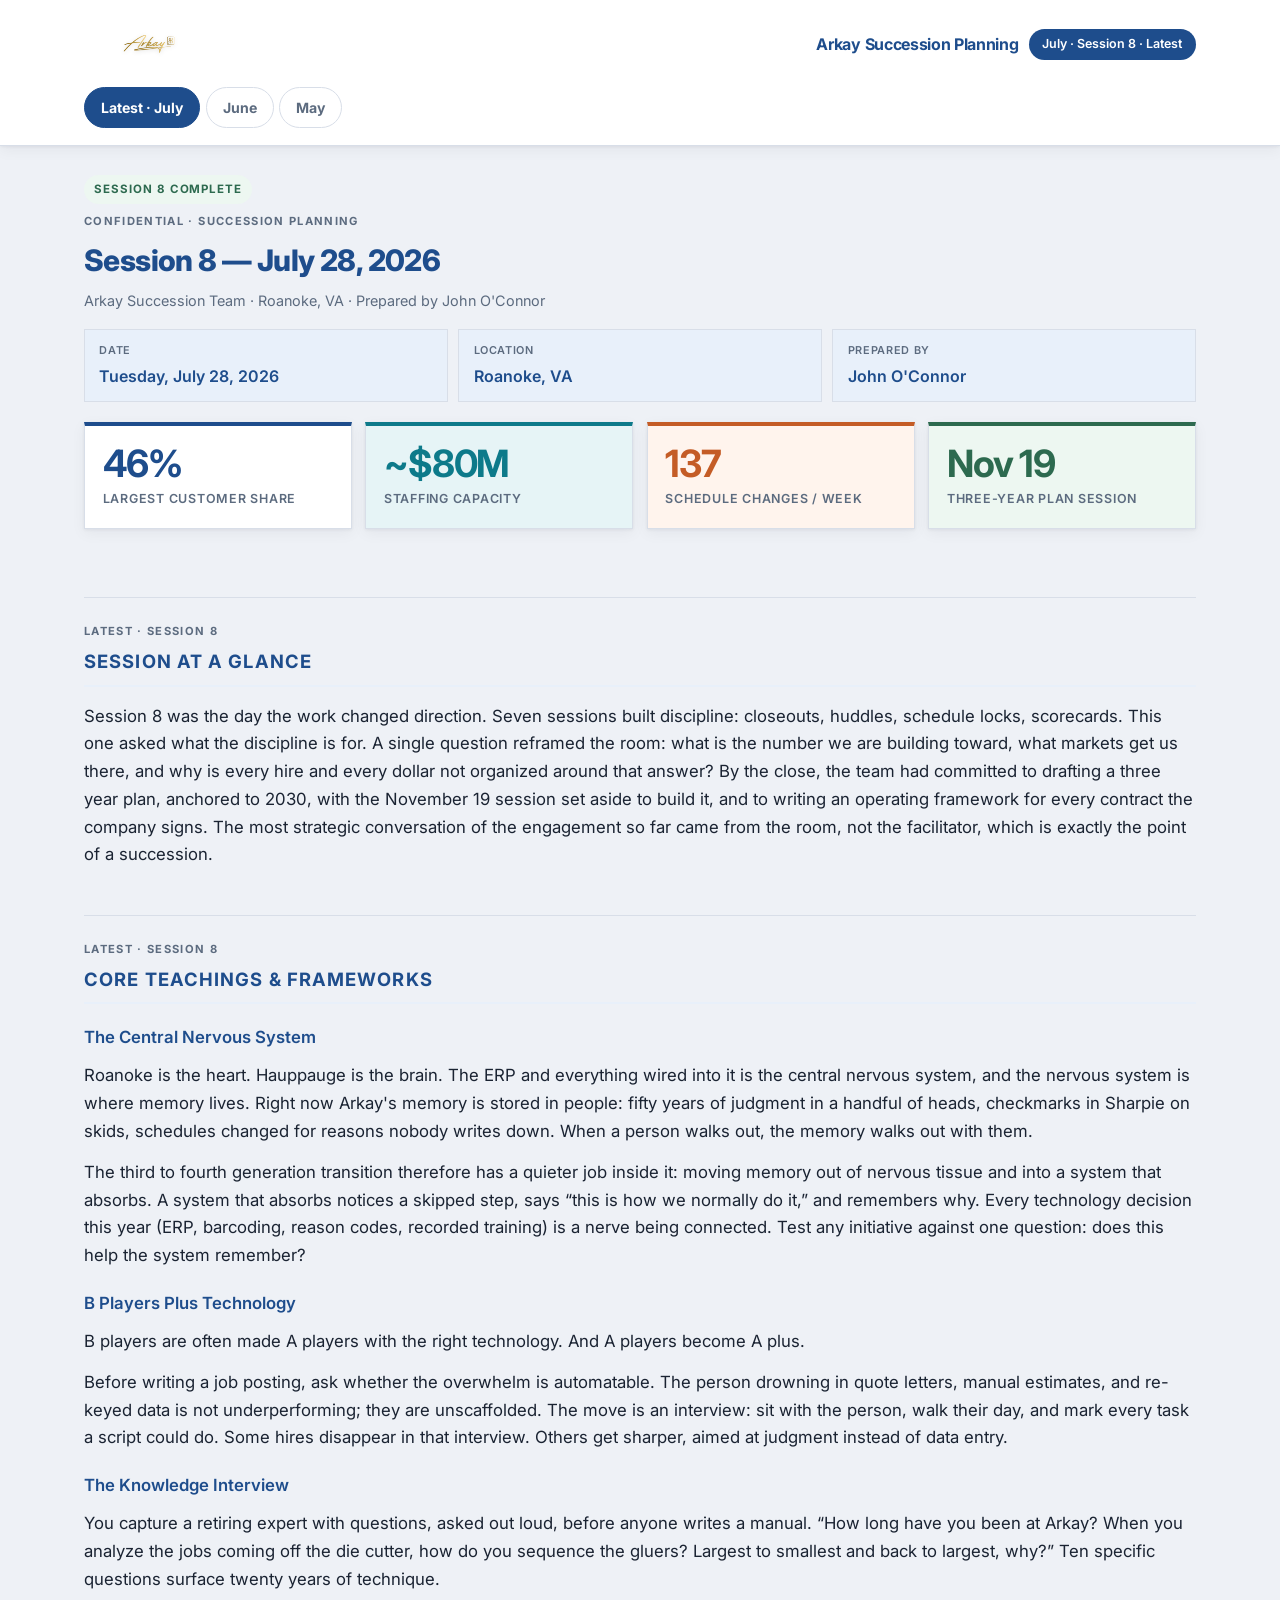
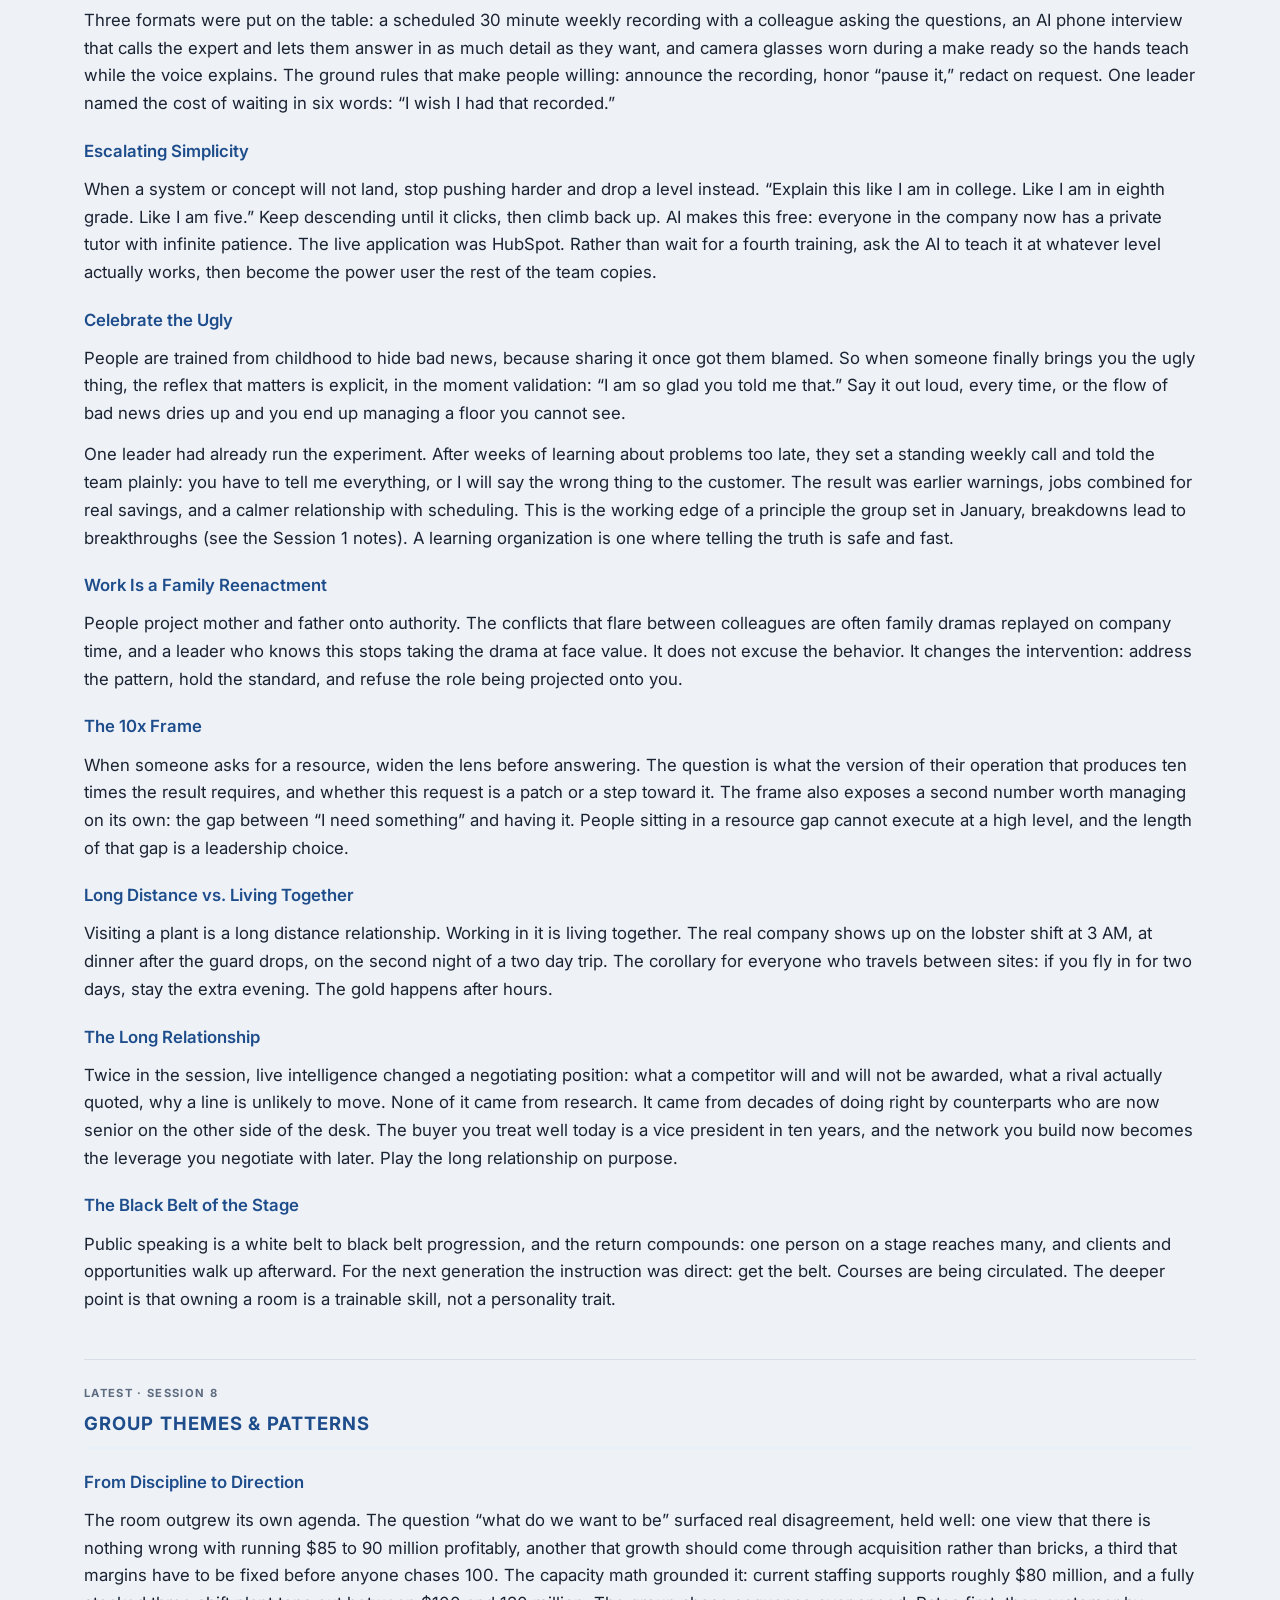
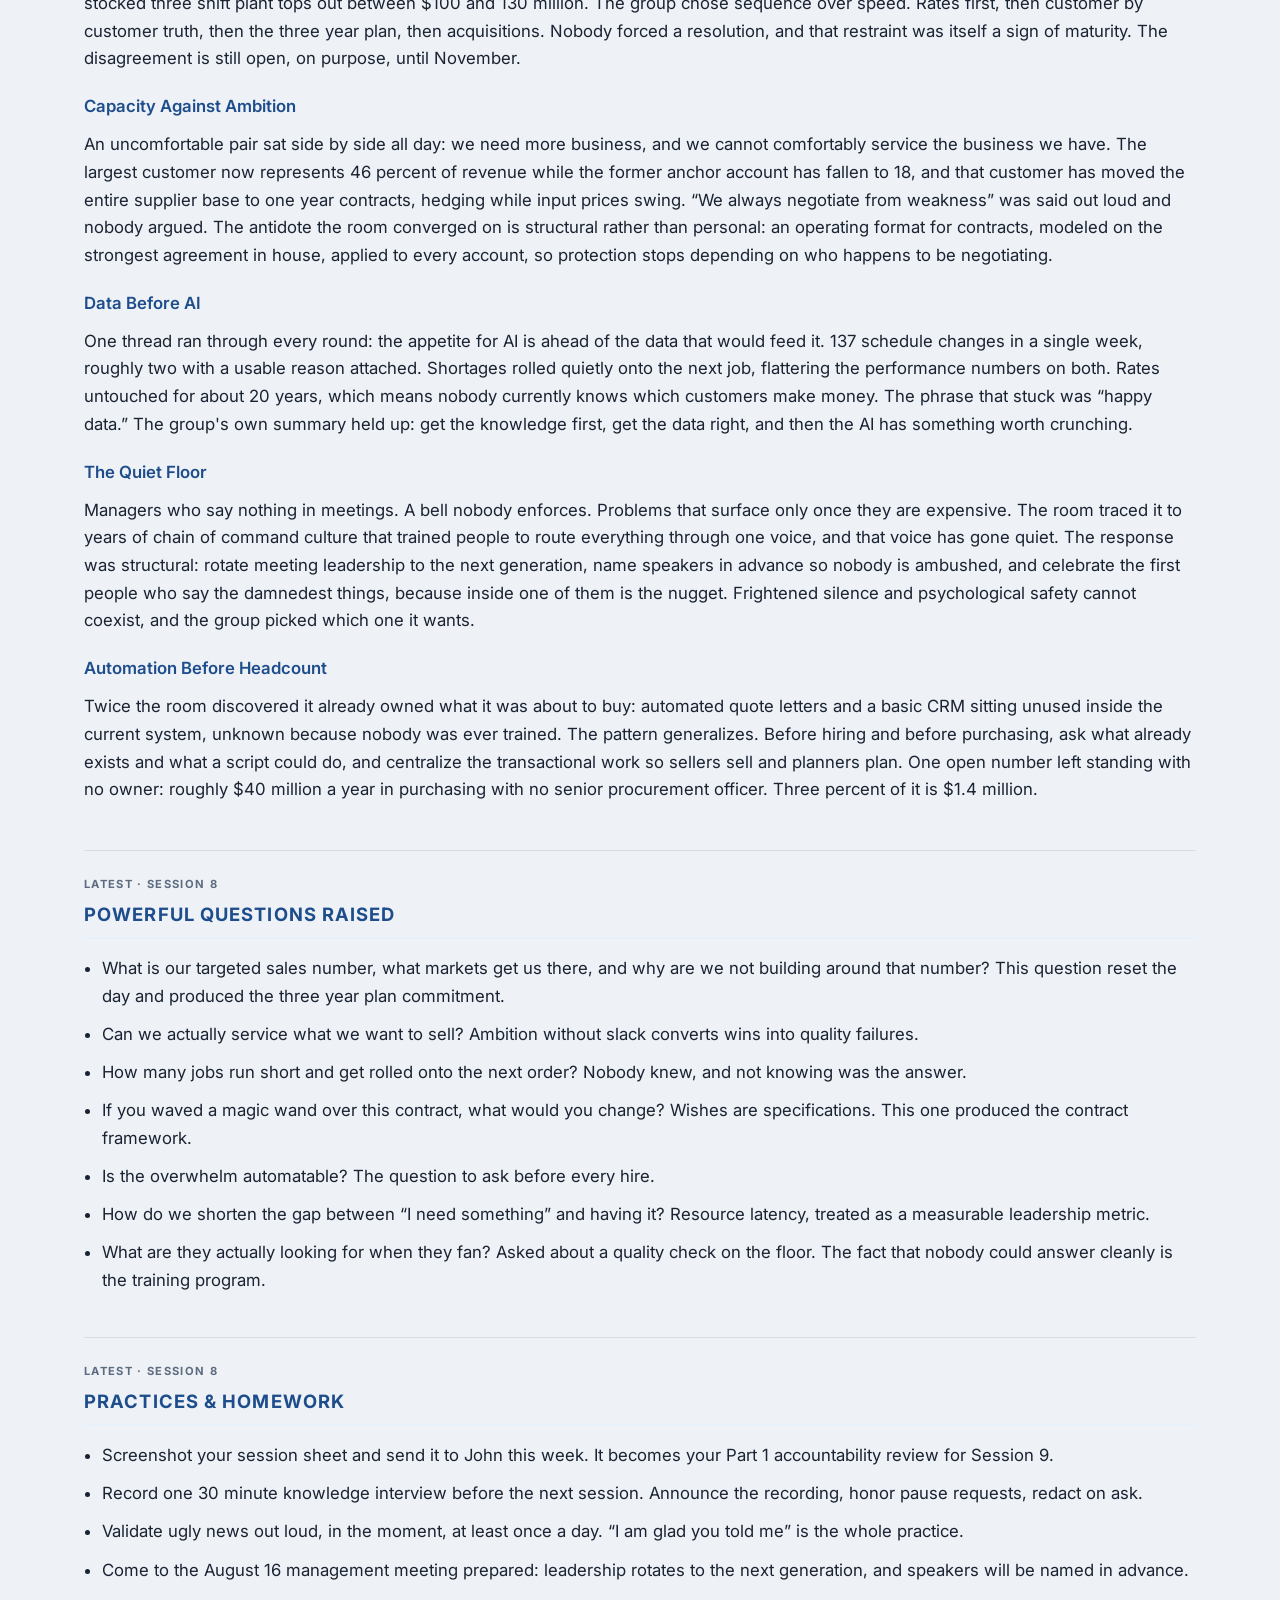
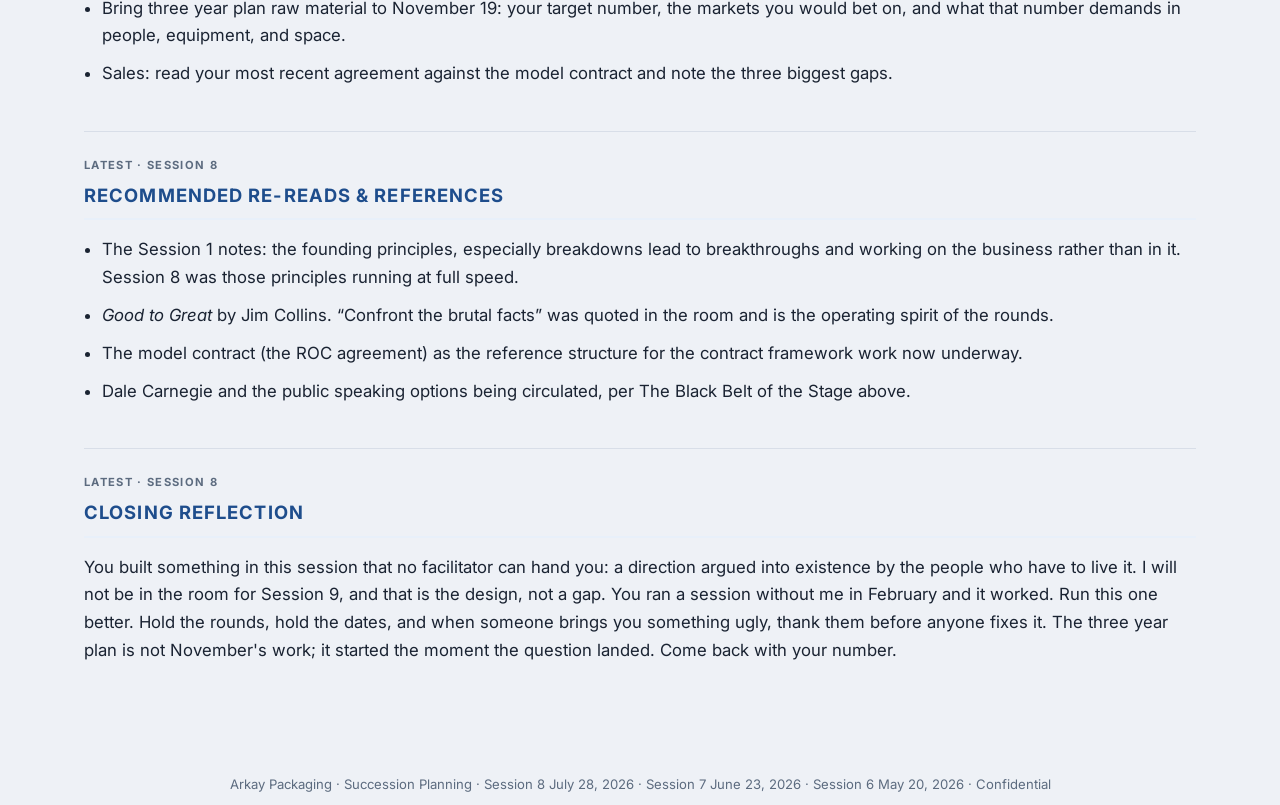
<file: index.html>
<!DOCTYPE html>
<html lang="en">
<head>
  <meta charset="UTF-8" />
  <meta name="viewport" content="width=1280" />
  <title>Arkay Succession Planning</title>
  <link rel="preconnect" href="https://fonts.googleapis.com" />
  <link rel="preconnect" href="https://fonts.gstatic.com" crossorigin />
  <link href="https://fonts.googleapis.com/css2?family=Inter:wght@400;500;600;700&display=swap" rel="stylesheet" />
  <style>
    :root {
      --bg: #eef1f6;
      --surface: #ffffff;
      --muted-bg: #f8f9fb;
      --text: #1a2332;
      --text-muted: #5c6b7f;
      --border: #d8dee8;
      --navy: #1e4d8c;
      --navy-soft: #e8f0fa;
      --teal: #0d7a8a;
      --teal-soft: #e6f4f6;
      --orange: #c45c26;
      --orange-soft: #fff4ed;
      --green: #2d6a4f;
      --green-soft: #edf7f1;
      --amber: #b45309;
      --amber-soft: #fffbeb;
      --red: #b42318;
      --red-soft: #fef2f2;
      --shadow: 0 1px 3px rgba(15, 23, 42, 0.06), 0 4px 14px rgba(15, 23, 42, 0.05);
      --radius: 12px;
      --header-h: 9.75rem;
    }

    *, *::before, *::after { box-sizing: border-box; margin: 0; padding: 0; }

    html {
      scroll-behavior: smooth;
      scroll-padding-top: var(--header-h);
      min-width: 1200px;
    }

    body {
      font-family: "Inter", system-ui, sans-serif;
      font-size: 1.05rem;
      line-height: 1.65;
      color: var(--text);
      background: var(--bg);
      min-width: 1200px;
    }

    .site-header {
      position: sticky;
      top: 0;
      z-index: 100;
      background: var(--surface);
      border-bottom: 1px solid var(--border);
      box-shadow: var(--shadow);
    }

    .header-inner {
      max-width: 72rem;
      margin: 0 auto;
      padding: 0.65rem 1.25rem 0.55rem;
    }

    .brand-row {
      display: flex;
      align-items: center;
      gap: 0.85rem;
      margin-bottom: 0.55rem;
    }

    .logo-link {
      display: inline-flex;
      align-items: center;
      flex-shrink: 0;
      text-decoration: none;
      line-height: 0;
      transition: opacity 0.2s, transform 0.2s;
    }

    .logo-link:hover { opacity: 0.82; transform: scale(1.02); }

    .site-logo {
      height: 68px;
      width: auto;
      max-width: 220px;
      object-fit: contain;
      display: block;
      background: transparent;
      filter: drop-shadow(0 1px 2px rgba(0, 0, 0, 0.12));
    }

    .brand-meta {
      display: flex;
      align-items: center;
      gap: 0.65rem;
      margin-left: auto;
    }

    .brand {
      font-size: 1rem;
      font-weight: 700;
      color: var(--navy);
      letter-spacing: -0.02em;
    }

    .date-pill {
      font-size: 0.78rem;
      font-weight: 600;
      color: #fff;
      background: var(--navy);
      padding: 0.35rem 0.85rem;
      border-radius: 999px;
    }

    .date-pill.muted {
      background: var(--muted-bg);
      color: var(--text-muted);
      border: 1px solid var(--border);
    }

    .tab-nav {
      display: flex;
      gap: 0.35rem;
      padding-bottom: 0.25rem;
      overflow-x: visible;
    }

    .tab-nav a {
      font-size: 0.76rem;
      font-weight: 600;
      color: var(--text-muted);
      text-decoration: none;
      padding: 0.45rem 0.8rem;
      border-radius: 999px;
      white-space: nowrap;
    }

    .tab-nav a:hover { background: var(--muted-bg); color: var(--text); }
    .tab-nav a.active { background: var(--navy); color: #fff; }
    .tab-nav a.archive { border: 1px dashed var(--border); }

    nav.snap-dots {
      position: fixed;
      right: 1rem;
      top: 50%;
      transform: translateY(-50%);
      z-index: 90;
      display: flex;
      flex-direction: column;
      gap: 0.4rem;
    }

    nav.snap-dots a {
      width: 8px;
      height: 8px;
      border-radius: 50%;
      background: rgba(30, 77, 140, 0.2);
      border: 1px solid rgba(30, 77, 140, 0.35);
      transition: transform 0.2s, background 0.2s;
    }

    nav.snap-dots a:hover,
    nav.snap-dots a.active {
      background: var(--navy);
      transform: scale(1.35);
    }

    nav.snap-dots a span { display: none; }

    main {
      max-width: 72rem;
      margin: 0 auto;
      padding: 0 1.25rem 2rem;
    }

    .panel {
      padding: 1.75rem 0 2.25rem;
      position: relative;
    }

    .panel + .panel,
    .panel + .meeting-divider,
    .meeting-divider + .panel {
      border-top: 1px solid var(--border);
    }

    .panel.tall { padding-top: 1.5rem; }

    .panel-label {
      font-size: 0.7rem;
      font-weight: 700;
      letter-spacing: 0.12em;
      text-transform: uppercase;
      color: var(--text-muted);
      margin-bottom: 0.35rem;
    }

    .meeting-title {
      font-size: 1.85rem;
      font-weight: 800;
      color: var(--navy);
      margin-bottom: 0.25rem;
      letter-spacing: -0.02em;
    }

    .meeting-date { font-size: 0.9rem; color: var(--text-muted); margin-bottom: 1rem; }

    .scroll-hint { display: none; }

    .meeting-divider {
      margin: 0;
      padding: 2.5rem 1.5rem;
      background: var(--surface);
      border: 2px solid var(--navy);
      border-radius: var(--radius);
      text-align: center;
    }

    .meeting-divider h2 { font-size: 1.35rem; color: var(--navy); margin-bottom: 0.35rem; }
    .meeting-divider p { color: var(--text-muted); font-size: 0.9rem; }

    .block, .panel .block-inner {
      background: var(--surface);
      border: 1px solid var(--border);
      box-shadow: var(--shadow);
      border-radius: var(--radius);
      padding: 1.5rem 1.5rem 1.35rem;
      width: 100%;
    }

    .badge {
      display: inline-block;
      font-size: 0.7rem;
      font-weight: 600;
      letter-spacing: 0.1em;
      text-transform: uppercase;
      color: var(--text-muted);
      background: var(--muted-bg);
      border: 1px solid var(--border);
      padding: 0.35rem 0.75rem;
      margin-bottom: 0.85rem;
    }

    h1 {
      font-size: 2.35rem;
      font-weight: 700;
      color: var(--navy);
      letter-spacing: -0.02em;
    }

    .lede { color: var(--text-muted); margin-top: 0.5rem; font-size: 1.05rem; }

    /* Big number hero strip */
    .stat-row {
      display: grid;
      grid-template-columns: repeat(4, 1fr);
      gap: 0.85rem;
      margin: 1.75rem 0 2rem;
    }

    .stat-box {
      background: var(--surface);
      border: 1px solid var(--border);
      padding: 1.15rem 1.1rem;
      box-shadow: var(--shadow);
    }

    .stat-box .big {
      font-size: 2.35rem;
      font-weight: 700;
      line-height: 1;
      letter-spacing: -0.03em;
    }

    .stat-box .lbl {
      font-size: 0.78rem;
      font-weight: 600;
      text-transform: uppercase;
      letter-spacing: 0.06em;
      color: var(--text-muted);
      margin-top: 0.45rem;
    }

    .stat-box.a .big { color: var(--navy); }
    .stat-box.a { border-top: 4px solid var(--navy); }
    .stat-box.b .big { color: var(--teal); }
    .stat-box.b { border-top: 4px solid var(--teal); background: var(--teal-soft); }
    .stat-box.c .big { color: var(--orange); }
    .stat-box.c { border-top: 4px solid var(--orange); background: var(--orange-soft); }
    .stat-box.d .big { color: var(--green); }
    .stat-box.d { border-top: 4px solid var(--green); background: var(--green-soft); }

    section.block {
      background: var(--surface);
      border: 1px solid var(--border);
      box-shadow: var(--shadow);
      padding: 1.5rem 1.5rem 1.35rem;
      margin-bottom: 0;
      border-radius: var(--radius);
      width: 100%;
    }

    h2.section-title {
      font-size: 1.15rem;
      font-weight: 700;
      color: var(--navy);
      text-transform: uppercase;
      letter-spacing: 0.06em;
      margin-bottom: 1rem;
      padding-bottom: 0.5rem;
      border-bottom: 2px solid var(--navy-soft);
    }

    h3 {
      font-size: 1.05rem;
      font-weight: 600;
      color: var(--navy);
      margin: 1rem 0 0.4rem;
    }

    h3:first-child { margin-top: 0; }

    ul { margin: 0.35rem 0 0.75rem 1.2rem; }
    li { margin-bottom: 0.4rem; }
    p { margin-bottom: 0.6rem; }

    .hl { color: var(--orange); font-weight: 600; }

    .callout {
      background: var(--orange-soft);
      border-left: 4px solid var(--orange);
      padding: 0.9rem 1rem;
      margin-top: 0.85rem;
      font-size: 1rem;
    }

    /* Priority cards with big numbers */
    .priority-list { display: flex; flex-direction: column; gap: 0.75rem; }

    .priority-card {
      display: grid;
      grid-template-columns: auto 1fr;
      gap: 1rem;
      padding: 1rem 1.1rem;
      background: var(--muted-bg);
      border: 1px solid var(--border);
      align-items: start;
    }

    .priority-card .pnum {
      font-size: 2.75rem;
      font-weight: 700;
      line-height: 1;
      color: var(--navy);
      min-width: 2.5rem;
    }

    .priority-card.critical .pnum { color: var(--red); }
    .priority-card.critical { background: var(--red-soft); border-left: 4px solid var(--red); }

    .priority-card h3 { margin: 0 0 0.35rem; font-size: 1.08rem; }

    .tag {
      display: inline-block;
      font-size: 0.68rem;
      font-weight: 600;
      text-transform: uppercase;
      letter-spacing: 0.05em;
      padding: 0.15rem 0.5rem;
      margin-bottom: 0.35rem;
    }

    .tag.p0 { background: var(--red-soft); color: var(--red); }
    .tag.p1 { background: var(--amber-soft); color: var(--amber); }
    .tag.p2 { background: var(--green-soft); color: var(--green); }

    /* Metrics grid - big numbers */
    .metrics-grid {
      display: grid;
      grid-template-columns: repeat(3, 1fr);
      gap: 0.75rem;
    }

    .metric {
      padding: 1rem;
      border: 1px solid var(--border);
      background: var(--muted-bg);
    }

    .metric .big {
      font-size: 2.35rem;
      font-weight: 700;
      color: var(--navy);
      line-height: 1.1;
      letter-spacing: -0.02em;
    }

    .metric .lbl {
      font-size: 0.72rem;
      font-weight: 600;
      text-transform: uppercase;
      letter-spacing: 0.05em;
      color: var(--text-muted);
      margin-bottom: 0.35rem;
    }

    .metric .sub { font-size: 0.9rem; color: var(--teal); margin-top: 0.35rem; font-weight: 500; }

    .metric.accent-orange { background: var(--orange-soft); border-left: 4px solid var(--orange); }
    .metric.accent-orange .big { color: var(--orange); }
    .metric.accent-teal { background: var(--teal-soft); border-left: 4px solid var(--teal); }
    .metric.accent-teal .big { color: var(--teal); }

    .grid-2 {
      display: grid;
      grid-template-columns: repeat(2, 1fr);
      gap: 1rem;
      margin-top: 0.5rem;
    }

    .sub-card {
      padding: 1rem;
      background: var(--muted-bg);
      border: 1px solid var(--border);
      border-top: 3px solid var(--navy);
    }

    .sub-card.teal { border-top-color: var(--teal); }
    .sub-card.orange { border-top-color: var(--orange); }

    table {
      width: 100%;
      border-collapse: collapse;
      font-size: 0.98rem;
      margin-top: 0.5rem;
    }

    th, td {
      text-align: left;
      padding: 0.7rem 0.65rem;
      border-bottom: 1px solid var(--border);
      vertical-align: top;
    }

    th {
      font-size: 0.7rem;
      font-weight: 600;
      text-transform: uppercase;
      letter-spacing: 0.06em;
      color: var(--text-muted);
      background: var(--navy-soft);
    }

    td strong { font-weight: 600; }
    .actions-table td:nth-child(3) { color: var(--teal); font-weight: 600; white-space: nowrap; font-size: 0.9rem; }

    .action-group { margin-bottom: 1.25rem; }
    .action-group h3 {
      display: flex;
      align-items: center;
      gap: 0.5rem;
      padding: 0.5rem 0.75rem;
      margin: 0 0 0.5rem;
      font-size: 0.95rem;
      text-transform: uppercase;
      letter-spacing: 0.05em;
    }

    .action-group.p0 h3 { background: var(--red-soft); color: var(--red); }
    .action-group.p1 h3 { background: var(--amber-soft); color: var(--amber); }
    .action-group.p2 h3 { background: var(--green-soft); color: var(--green); }
    .action-group.p3 h3 { background: var(--navy-soft); color: var(--navy); }

    .owner-block {
      margin-bottom: 1rem;
      padding: 0.85rem 1rem;
      background: var(--navy-soft);
      border: 1px solid var(--border);
    }

    .owner-block h3 { margin: 0 0 0.45rem; color: var(--navy); font-size: 1rem; }

    .footer-note {
      text-align: center;
      font-size: 0.82rem;
      color: var(--text-muted);
      margin-top: 2rem;
    }

    .page-nav {
      display: flex;
      flex-wrap: wrap;
      gap: 0.5rem;
      margin-bottom: 1.5rem;
    }

    .page-nav a {
      font-size: 0.78rem;
      font-weight: 600;
      color: var(--navy);
      text-decoration: none;
      padding: 0.4rem 0.75rem;
      background: var(--surface);
      border: 1px solid var(--border);
    }

    .page-nav a:hover { background: var(--navy-soft); }

    .meeting-meta {
      display: grid;
      grid-template-columns: repeat(3, 1fr);
      gap: 0.65rem;
      margin-top: 1rem;
    }

    .meta-item {
      background: var(--navy-soft);
      border: 1px solid var(--border);
      padding: 0.75rem 0.9rem;
    }

    .meta-item .lbl {
      font-size: 0.68rem;
      font-weight: 600;
      text-transform: uppercase;
      letter-spacing: 0.06em;
      color: var(--text-muted);
    }

    .meta-item .val {
      font-size: 1rem;
      font-weight: 600;
      color: var(--navy);
      margin-top: 0.2rem;
    }

    .agenda-row td:first-child {
      font-weight: 700;
      color: var(--navy);
      white-space: nowrap;
      width: 7rem;
    }

    .agenda-block {
      margin-bottom: 1.35rem;
      padding-bottom: 1.25rem;
      border-bottom: 1px solid var(--border);
    }

    .agenda-block:last-child { border-bottom: none; margin-bottom: 0; padding-bottom: 0; }

    .agenda-block h3 {
      font-size: 1.05rem;
      font-weight: 700;
      color: var(--navy);
      margin: 0 0 0.25rem;
    }

    .agenda-meta {
      font-size: 0.82rem;
      color: var(--text-muted);
      margin-bottom: 0.55rem;
    }

    .agenda-meta strong { color: var(--teal); }

    .agenda-block ul { margin: 0.35rem 0 0 1.15rem; }
    .agenda-block li { margin-bottom: 0.3rem; font-size: 0.98rem; }

    .agenda-owner {
      margin-top: 0.65rem;
      padding: 0.65rem 0.85rem;
      background: var(--muted-bg);
      border-left: 3px solid var(--navy);
    }

    .agenda-owner h4 {
      font-size: 0.88rem;
      font-weight: 700;
      color: var(--navy);
      margin: 0 0 0.3rem;
    }

    .decision-box {
      margin-top: 0.55rem;
      padding: 0.65rem 0.85rem;
      background: var(--orange-soft);
      border-left: 4px solid var(--orange);
      font-size: 0.92rem;
      font-weight: 600;
    }

    .decision-box span { color: var(--orange); text-transform: uppercase; font-size: 0.72rem; letter-spacing: 0.05em; display: block; margin-bottom: 0.2rem; }

    .agenda-purpose {
      font-size: 1rem;
      color: var(--text-muted);
      margin-bottom: 1rem;
      padding: 0.85rem 1rem;
      background: var(--navy-soft);
      border: 1px solid var(--border);
    }

    .prep-intro {
      font-size: 0.95rem;
      color: var(--text-muted);
      margin-bottom: 1rem;
    }

    .legend {
      display: flex;
      gap: 0.75rem;
      margin-bottom: 1.25rem;
      font-size: 0.82rem;
      font-weight: 600;
    }

    .legend span { padding: 0.25rem 0.55rem; border: 1px solid var(--border); }
    .legend .done { background: var(--green-soft); color: var(--green); }
    .legend .progress { background: var(--amber-soft); color: var(--amber); }
    .legend .incomplete { background: var(--red-soft); color: var(--red); }

    .status {
      display: inline-block;
      font-size: 0.68rem;
      font-weight: 700;
      text-transform: uppercase;
      letter-spacing: 0.04em;
      padding: 0.15rem 0.45rem;
      white-space: nowrap;
    }

    .status.done { background: var(--green-soft); color: var(--green); }
    .status.progress { background: var(--amber-soft); color: var(--amber); }
    .status.incomplete { background: var(--red-soft); color: var(--red); }

    .prep-owner {
      margin-bottom: 1.5rem;
      padding: 1rem 1.1rem;
      background: var(--muted-bg);
      border: 1px solid var(--border);
      border-top: 4px solid var(--navy);
    }

    .prep-owner h3 {
      font-size: 1.05rem;
      color: var(--navy);
      margin: 0 0 0.15rem;
    }

    .prep-owner .role {
      font-size: 0.82rem;
      color: var(--text-muted);
      margin-bottom: 0.75rem;
      font-weight: 500;
    }

    .prep-table { font-size: 0.92rem; }
    .prep-table td:first-child { font-weight: 600; width: 32%; }

    .prep-blank {
      margin-top: 0.85rem;
      padding: 1rem 1.1rem;
      background: var(--surface);
      border: 1px dashed var(--border);
      min-height: 9rem;
    }

    .prep-blank h4 {
      font-size: 0.78rem;
      font-weight: 700;
      text-transform: uppercase;
      letter-spacing: 0.05em;
      color: var(--text-muted);
      margin-bottom: 0.5rem;
    }

    .prep-blank .prep-content {
      font-size: 0.92rem;
      color: var(--text);
      line-height: 1.65;
      min-height: 6.5rem;
    }

    .prep-blank .prep-content ul {
      margin: 0.25rem 0 0 1.15rem;
    }

    .prep-blank .prep-content li {
      margin-bottom: 0.3rem;
    }

    .prep-blank .prep-placeholder {
      font-size: 0.88rem;
      color: var(--text-muted);
      font-style: italic;
      min-height: 6.5rem;
    }

    .session-complete {
      display: inline-block;
      font-size: 0.72rem;
      font-weight: 700;
      letter-spacing: 0.08em;
      text-transform: uppercase;
      color: var(--green);
      background: var(--green-soft);
      padding: 0.3rem 0.65rem;
      border-radius: 999px;
      margin-bottom: 0.5rem;
    }

    .page-nav { display: none; }

    .section-divider {
      display: none;
    }

    @media print {
      @page {
        size: letter portrait;
        margin: 0.4in 0.45in;
      }

      html { scroll-snap-type: none; font-size: 10pt; }

      body {
        background: #fff !important;
        color: #000;
        font-size: 0.95rem;
        line-height: 1.45;
        -webkit-print-color-adjust: exact;
        print-color-adjust: exact;
      }

      .site-header { position: static; }
      .tab-nav, nav.snap-dots, .scroll-hint { display: none !important; }

      main {
        max-width: none;
        width: 142.857%;
        padding: 0;
        margin: 0;
        transform: scale(0.7);
        transform-origin: top left;
      }

      .panel, .meeting-divider {
        scroll-snap-align: none;
        scroll-snap-stop: normal;
        min-height: auto;
        page-break-after: always;
      }

      .block,
      .prep-owner,
      .owner-block,
      .priority-card,
      .agenda-owner,
      .decision-box,
      .stat-box,
      .metric,
      .action-group,
      .sub-card {
        box-shadow: none !important;
        page-break-inside: avoid;
      }

      table { font-size: 0.88rem; }
      tr { page-break-inside: avoid; }

      h1 { font-size: 1.5rem; }
      h2.section-title { font-size: 0.95rem; }
      h3 { font-size: 0.92rem; }

      .footer-note { margin-top: 1rem; }
    }
  
    .month-bar {
      display: flex;
      gap: 0.35rem;
      flex-wrap: wrap;
      margin-bottom: 0.5rem;
    }
    .month-bar { margin-top: 0.25rem; }
    .month-btn {
      flex-shrink: 0;
      border: 1px solid var(--border);
      background: #fff;
      color: var(--text-muted);
      font: inherit;
      font-size: 0.88rem;
      font-weight: 700;
      padding: 0.5rem 1rem;
      border-radius: 999px;
      cursor: pointer;
      transition: all 0.2s;
    }
    .month-btn:hover { border-color: var(--navy); color: var(--navy); }
    .month-btn.active { background: var(--navy); border-color: var(--navy); color: #fff; }
    .month-view { display: none; animation: fadeIn 0.25s ease; }
    .month-view.active { display: block; }
    @keyframes fadeIn { from { opacity: 0; transform: translateY(6px); } to { opacity: 1; transform: none; } }
    nav.snap-dots { display: none; }
    .tab-nav { display: none; }

  </style>
</head>
<body>

<header class="site-header">
  <div class="header-inner">
    <div class="brand-row">
      <a href="https://www.linkedin.com/company/arkaypackaging/?viewAsMember=true" class="logo-link" target="_blank" rel="noopener noreferrer" aria-label="Arkay Packaging on LinkedIn">
        <img src="arkay-logo.png" alt="Arkay Packaging" class="site-logo" width="220" height="68" />
      </a>
      <div class="brand-meta">
        <div class="brand">Arkay Succession Planning</div>
        <span class="date-pill" id="date-pill">July · Session 8 · Latest</span>
      </div>
    </div>
    <nav class="month-bar" id="month-bar" aria-label="Select month">
      <button type="button" class="month-btn active" data-month="july">Latest · July</button>
      <button type="button" class="month-btn" data-month="june">June</button>
      <button type="button" class="month-btn" data-month="may">May</button>
    </nav>
  </div>
</header>

<main>

<div class="month-view active" data-month="july">
<section id="hero" class="panel" style="position:relative">
    <span class="session-complete">Session 8 complete</span>
    <p class="panel-label">Confidential · Succession Planning</p>
    <h2 class="meeting-title">Session 8 — July 28, 2026</h2>
    <p class="meeting-date">Arkay Succession Team · Roanoke, VA · Prepared by John O&apos;Connor</p>
    <div class="meeting-meta">
      <div class="meta-item"><div class="lbl">Date</div><div class="val">Tuesday, July 28, 2026</div></div>
      <div class="meta-item"><div class="lbl">Location</div><div class="val">Roanoke, VA</div></div>
      <div class="meta-item"><div class="lbl">Prepared by</div><div class="val">John O&apos;Connor</div></div>
    </div>
    <div class="stat-row" style="margin-top:1.25rem">
      <div class="stat-box a"><div class="big">46%</div><div class="lbl">Largest customer share</div></div>
      <div class="stat-box b"><div class="big">~$80M</div><div class="lbl">Staffing capacity</div></div>
      <div class="stat-box c"><div class="big">137</div><div class="lbl">Schedule changes / week</div></div>
      <div class="stat-box d"><div class="big">Nov 19</div><div class="lbl">Three-year plan session</div></div>
    </div>
  </section>

<section id="session8-glance" class="panel tall">
    <p class="panel-label">Latest · Session 8</p>
    <h2 class="section-title">Session at a Glance</h2>
    <p>Session 8 was the day the work changed direction. Seven sessions built discipline: closeouts, huddles, schedule locks, scorecards. This one asked what the discipline is for. A single question reframed the room: what is the number we are building toward, what markets get us there, and why is every hire and every dollar not organized around that answer? By the close, the team had committed to drafting a three year plan, anchored to 2030, with the November 19 session set aside to build it, and to writing an operating framework for every contract the company signs. The most strategic conversation of the engagement so far came from the room, not the facilitator, which is exactly the point of a succession.</p>
  </section>

<section id="session8-teachings" class="panel tall">
    <p class="panel-label">Latest · Session 8</p>
    <h2 class="section-title">Core Teachings &amp; Frameworks</h2>

    <h3 style="margin:1.25rem 0 0.65rem;color:var(--navy)">The Central Nervous System</h3>
    <p>Roanoke is the heart. Hauppauge is the brain. The ERP and everything wired into it is the central nervous system, and the nervous system is where memory lives. Right now Arkay&apos;s memory is stored in people: fifty years of judgment in a handful of heads, checkmarks in Sharpie on skids, schedules changed for reasons nobody writes down. When a person walks out, the memory walks out with them.</p>
    <p style="margin-top:0.85rem">The third to fourth generation transition therefore has a quieter job inside it: moving memory out of nervous tissue and into a system that absorbs. A system that absorbs notices a skipped step, says &ldquo;this is how we normally do it,&rdquo; and remembers why. Every technology decision this year (ERP, barcoding, reason codes, recorded training) is a nerve being connected. Test any initiative against one question: does this help the system remember?</p>

    <h3 style="margin:1.25rem 0 0.65rem;color:var(--navy)">B Players Plus Technology</h3>
    <p>B players are often made A players with the right technology. And A players become A plus.</p>
    <p style="margin-top:0.85rem">Before writing a job posting, ask whether the overwhelm is automatable. The person drowning in quote letters, manual estimates, and re-keyed data is not underperforming; they are unscaffolded. The move is an interview: sit with the person, walk their day, and mark every task a script could do. Some hires disappear in that interview. Others get sharper, aimed at judgment instead of data entry.</p>

    <h3 style="margin:1.25rem 0 0.65rem;color:var(--navy)">The Knowledge Interview</h3>
    <p>You capture a retiring expert with questions, asked out loud, before anyone writes a manual. &ldquo;How long have you been at Arkay? When you analyze the jobs coming off the die cutter, how do you sequence the gluers? Largest to smallest and back to largest, why?&rdquo; Ten specific questions surface twenty years of technique.</p>
    <p style="margin-top:0.85rem">Three formats were put on the table: a scheduled 30 minute weekly recording with a colleague asking the questions, an AI phone interview that calls the expert and lets them answer in as much detail as they want, and camera glasses worn during a make ready so the hands teach while the voice explains. The ground rules that make people willing: announce the recording, honor &ldquo;pause it,&rdquo; redact on request. One leader named the cost of waiting in six words: &ldquo;I wish I had that recorded.&rdquo;</p>

    <h3 style="margin:1.25rem 0 0.65rem;color:var(--navy)">Escalating Simplicity</h3>
    <p>When a system or concept will not land, stop pushing harder and drop a level instead. &ldquo;Explain this like I am in college. Like I am in eighth grade. Like I am five.&rdquo; Keep descending until it clicks, then climb back up. AI makes this free: everyone in the company now has a private tutor with infinite patience. The live application was HubSpot. Rather than wait for a fourth training, ask the AI to teach it at whatever level actually works, then become the power user the rest of the team copies.</p>

    <h3 style="margin:1.25rem 0 0.65rem;color:var(--navy)">Celebrate the Ugly</h3>
    <p>People are trained from childhood to hide bad news, because sharing it once got them blamed. So when someone finally brings you the ugly thing, the reflex that matters is explicit, in the moment validation: &ldquo;I am so glad you told me that.&rdquo; Say it out loud, every time, or the flow of bad news dries up and you end up managing a floor you cannot see.</p>
    <p style="margin-top:0.85rem">One leader had already run the experiment. After weeks of learning about problems too late, they set a standing weekly call and told the team plainly: you have to tell me everything, or I will say the wrong thing to the customer. The result was earlier warnings, jobs combined for real savings, and a calmer relationship with scheduling. This is the working edge of a principle the group set in January, breakdowns lead to breakthroughs (see the Session 1 notes). A learning organization is one where telling the truth is safe and fast.</p>

    <h3 style="margin:1.25rem 0 0.65rem;color:var(--navy)">Work Is a Family Reenactment</h3>
    <p>People project mother and father onto authority. The conflicts that flare between colleagues are often family dramas replayed on company time, and a leader who knows this stops taking the drama at face value. It does not excuse the behavior. It changes the intervention: address the pattern, hold the standard, and refuse the role being projected onto you.</p>

    <h3 style="margin:1.25rem 0 0.65rem;color:var(--navy)">The 10x Frame</h3>
    <p>When someone asks for a resource, widen the lens before answering. The question is what the version of their operation that produces ten times the result requires, and whether this request is a patch or a step toward it. The frame also exposes a second number worth managing on its own: the gap between &ldquo;I need something&rdquo; and having it. People sitting in a resource gap cannot execute at a high level, and the length of that gap is a leadership choice.</p>

    <h3 style="margin:1.25rem 0 0.65rem;color:var(--navy)">Long Distance vs. Living Together</h3>
    <p>Visiting a plant is a long distance relationship. Working in it is living together. The real company shows up on the lobster shift at 3 AM, at dinner after the guard drops, on the second night of a two day trip. The corollary for everyone who travels between sites: if you fly in for two days, stay the extra evening. The gold happens after hours.</p>

    <h3 style="margin:1.25rem 0 0.65rem;color:var(--navy)">The Long Relationship</h3>
    <p>Twice in the session, live intelligence changed a negotiating position: what a competitor will and will not be awarded, what a rival actually quoted, why a line is unlikely to move. None of it came from research. It came from decades of doing right by counterparts who are now senior on the other side of the desk. The buyer you treat well today is a vice president in ten years, and the network you build now becomes the leverage you negotiate with later. Play the long relationship on purpose.</p>

    <h3 style="margin:1.25rem 0 0.65rem;color:var(--navy)">The Black Belt of the Stage</h3>
    <p>Public speaking is a white belt to black belt progression, and the return compounds: one person on a stage reaches many, and clients and opportunities walk up afterward. For the next generation the instruction was direct: get the belt. Courses are being circulated. The deeper point is that owning a room is a trainable skill, not a personality trait.</p>
  </section>

<section id="session8-themes" class="panel tall">
    <p class="panel-label">Latest · Session 8</p>
    <h2 class="section-title">Group Themes &amp; Patterns</h2>

    <h3 style="margin:1.25rem 0 0.65rem;color:var(--navy)">From Discipline to Direction</h3>
    <p>The room outgrew its own agenda. The question &ldquo;what do we want to be&rdquo; surfaced real disagreement, held well: one view that there is nothing wrong with running $85 to 90 million profitably, another that growth should come through acquisition rather than bricks, a third that margins have to be fixed before anyone chases 100. The capacity math grounded it: current staffing supports roughly $80 million, and a fully stocked three shift plant tops out between $100 and 130 million. The group chose sequence over speed. Rates first, then customer by customer truth, then the three year plan, then acquisitions. Nobody forced a resolution, and that restraint was itself a sign of maturity. The disagreement is still open, on purpose, until November.</p>

    <h3 style="margin:1.25rem 0 0.65rem;color:var(--navy)">Capacity Against Ambition</h3>
    <p>An uncomfortable pair sat side by side all day: we need more business, and we cannot comfortably service the business we have. The largest customer now represents 46 percent of revenue while the former anchor account has fallen to 18, and that customer has moved the entire supplier base to one year contracts, hedging while input prices swing. &ldquo;We always negotiate from weakness&rdquo; was said out loud and nobody argued. The antidote the room converged on is structural rather than personal: an operating format for contracts, modeled on the strongest agreement in house, applied to every account, so protection stops depending on who happens to be negotiating.</p>

    <h3 style="margin:1.25rem 0 0.65rem;color:var(--navy)">Data Before AI</h3>
    <p>One thread ran through every round: the appetite for AI is ahead of the data that would feed it. 137 schedule changes in a single week, roughly two with a usable reason attached. Shortages rolled quietly onto the next job, flattering the performance numbers on both. Rates untouched for about 20 years, which means nobody currently knows which customers make money. The phrase that stuck was &ldquo;happy data.&rdquo; The group&apos;s own summary held up: get the knowledge first, get the data right, and then the AI has something worth crunching.</p>

    <h3 style="margin:1.25rem 0 0.65rem;color:var(--navy)">The Quiet Floor</h3>
    <p>Managers who say nothing in meetings. A bell nobody enforces. Problems that surface only once they are expensive. The room traced it to years of chain of command culture that trained people to route everything through one voice, and that voice has gone quiet. The response was structural: rotate meeting leadership to the next generation, name speakers in advance so nobody is ambushed, and celebrate the first people who say the damnedest things, because inside one of them is the nugget. Frightened silence and psychological safety cannot coexist, and the group picked which one it wants.</p>

    <h3 style="margin:1.25rem 0 0.65rem;color:var(--navy)">Automation Before Headcount</h3>
    <p>Twice the room discovered it already owned what it was about to buy: automated quote letters and a basic CRM sitting unused inside the current system, unknown because nobody was ever trained. The pattern generalizes. Before hiring and before purchasing, ask what already exists and what a script could do, and centralize the transactional work so sellers sell and planners plan. One open number left standing with no owner: roughly $40 million a year in purchasing with no senior procurement officer. Three percent of it is $1.4 million.</p>
  </section>

<section id="session8-questions" class="panel tall">
    <p class="panel-label">Latest · Session 8</p>
    <h2 class="section-title">Powerful Questions Raised</h2>
    <ul style="margin:0 0 0 1.15rem">
      <li style="margin-bottom:0.65rem">What is our targeted sales number, what markets get us there, and why are we not building around that number? This question reset the day and produced the three year plan commitment.</li>
      <li style="margin-bottom:0.65rem">Can we actually service what we want to sell? Ambition without slack converts wins into quality failures.</li>
      <li style="margin-bottom:0.65rem">How many jobs run short and get rolled onto the next order? Nobody knew, and not knowing was the answer.</li>
      <li style="margin-bottom:0.65rem">If you waved a magic wand over this contract, what would you change? Wishes are specifications. This one produced the contract framework.</li>
      <li style="margin-bottom:0.65rem">Is the overwhelm automatable? The question to ask before every hire.</li>
      <li style="margin-bottom:0.65rem">How do we shorten the gap between &ldquo;I need something&rdquo; and having it? Resource latency, treated as a measurable leadership metric.</li>
      <li>What are they actually looking for when they fan? Asked about a quality check on the floor. The fact that nobody could answer cleanly is the training program.</li>
    </ul>
  </section>

<section id="session8-homework" class="panel tall">
    <p class="panel-label">Latest · Session 8</p>
    <h2 class="section-title">Practices &amp; Homework</h2>
    <ul style="margin:0 0 0 1.15rem">
      <li style="margin-bottom:0.65rem">Screenshot your session sheet and send it to John this week. It becomes your Part 1 accountability review for Session 9.</li>
      <li style="margin-bottom:0.65rem">Record one 30 minute knowledge interview before the next session. Announce the recording, honor pause requests, redact on ask.</li>
      <li style="margin-bottom:0.65rem">Validate ugly news out loud, in the moment, at least once a day. &ldquo;I am glad you told me&rdquo; is the whole practice.</li>
      <li style="margin-bottom:0.65rem">Come to the August 16 management meeting prepared: leadership rotates to the next generation, and speakers will be named in advance.</li>
      <li style="margin-bottom:0.65rem">Bring three year plan raw material to November 19: your target number, the markets you would bet on, and what that number demands in people, equipment, and space.</li>
      <li>Sales: read your most recent agreement against the model contract and note the three biggest gaps.</li>
    </ul>
  </section>

<section id="session8-references" class="panel tall">
    <p class="panel-label">Latest · Session 8</p>
    <h2 class="section-title">Recommended Re-Reads &amp; References</h2>
    <ul style="margin:0 0 0 1.15rem">
      <li style="margin-bottom:0.65rem">The Session 1 notes: the founding principles, especially breakdowns lead to breakthroughs and working on the business rather than in it. Session 8 was those principles running at full speed.</li>
      <li style="margin-bottom:0.65rem"><em>Good to Great</em> by Jim Collins. &ldquo;Confront the brutal facts&rdquo; was quoted in the room and is the operating spirit of the rounds.</li>
      <li style="margin-bottom:0.65rem">The model contract (the ROC agreement) as the reference structure for the contract framework work now underway.</li>
      <li>Dale Carnegie and the public speaking options being circulated, per The Black Belt of the Stage above.</li>
    </ul>
  </section>

<section id="session8-closing" class="panel tall">
    <p class="panel-label">Latest · Session 8</p>
    <h2 class="section-title">Closing Reflection</h2>
    <p>You built something in this session that no facilitator can hand you: a direction argued into existence by the people who have to live it. I will not be in the room for Session 9, and that is the design, not a gap. You ran a session without me in February and it worked. Run this one better. Hold the rounds, hold the dates, and when someone brings you something ugly, thank them before anyone fixes it. The three year plan is not November&apos;s work; it started the moment the question landed. Come back with your number.</p>
  </section>
</div>

<div class="month-view" data-month="june">
<section id="hero" class="panel" style="position:relative">
    <span class="session-complete">Session 7 complete</span>
    <p class="panel-label">Confidential · Succession Planning</p>
    <h2 class="meeting-title">Session 7 — June 23, 2026</h2>
    <p class="meeting-date">30-day accountability review · Southampton · Mitchell's house · 10:00 AM – 2:00 PM</p>
    <div class="meeting-meta">
      <div class="meta-item"><div class="lbl">Date</div><div class="val">Monday, June 23, 2026</div></div>
      <div class="meta-item"><div class="lbl">Time</div><div class="val">10:00 AM – 2:00 PM</div></div>
      <div class="meta-item"><div class="lbl">Location</div><div class="val">Southampton · Mitchell's house</div></div>
    </div>
    <div class="stat-row" style="margin-top:1.25rem">
      <div class="stat-box a"><div class="big">~$40K</div><div class="lbl">OT last week</div></div>
      <div class="stat-box b"><div class="big">83/106</div><div class="lbl">Blue line staffing</div></div>
      <div class="stat-box c"><div class="big">$70K</div><div class="lbl">Glue line upgrade</div></div>
      <div class="stat-box d"><div class="big">~$300K</div><div class="lbl">Healthcare savings</div></div>
    </div>
  </section>
<section id="session7-notes" class="panel tall">
    <p class="panel-label">Session 7</p>
    <h2 class="section-title">Meeting notes — June 23, 2026</h2>
    <div class="callout" style="margin-bottom:1.25rem"><strong>Meeting purpose:</strong> Accountability check-in on strategic initiatives and operational progress following Session 6 commitments.</div>

    <h3 style="margin-bottom:0.65rem;color:var(--navy)">Key takeaways</h3>
    <ul style="margin:0 0 1.25rem 1.15rem">
      <li><strong>CTO hired (consultant start):</strong> Steve — former Navy nuclear commander with AI master's — will join as consultant ("date before we marry") to unify AI, ERP, and robotics strategy. Michael Dercksen to finalize terms.</li>
      <li><strong>Healthcare costs cut:</strong> Switching to captive insurance (Aetna admin) saves ~$300K annually vs. Cigna's 12.5% hike. Employee rates unchanged; Aug 1 go-live.</li>
      <li><strong>Critical CapEx approved:</strong> $70K HHS glueline upgrade approved for immediate install. $200K air compressor upgrade deferred to Q4.</li>
      <li><strong>Staffing &amp; overtime:</strong> Blue line goal 95 staff (currently 83/106). OT at $40,174 last week, down from $60K. Monthly production bonus program launches Aug 1.</li>
      <li><strong>Technology:</strong> ERP consultant decision by end of July; AMS AI proof of concept due July 31; ESCO modernization cost/timing analysis led by Brian &amp; John Sheridan.</li>
      <li><strong>Sales &amp; customers:</strong> P&amp;G account transition to Josh &amp; Michael Prince by end of 2027; "P&amp;G Bible" to document strategy. Sol de Janeiro moving from China; Triple Z volume 5–7M units.</li>
    </ul>

    <h3 style="margin:1.25rem 0 0.65rem;color:var(--navy)">Technology and ERP strategy</h3>
    <ul style="margin:0 0 1rem 1.15rem">
      <li>CTO candidate evaluation underway — leadership role managing teams, not hands-on coding; open to Roanoke relocation for robotics expansion.</li>
      <li>ERP requires external consultants ($20K–$200K scope); project manager targeted by week of July 20.</li>
      <li>AMS AI proof of concept in progress — July 31 deadline; positive results could delay full ERP implementation.</li>
      <li>Warehouse Wi-Fi upgrade (~$7K) planned before robotics deployment.</li>
      <li>ESCO Global Vision licensing extended for Roanoke automated proofreading (&lt;$20K); ESCO modernization analysis before next meeting.</li>
    </ul>

    <h3 style="margin:1.25rem 0 0.65rem;color:var(--navy)">Sales, marketing &amp; customer engagement</h3>
    <ul style="margin:0 0 1rem 1.15rem">
      <li>Pipeline growth in supplements and oral care; potential 123M unit deal with holographic stamping.</li>
      <li>Marketing rebranding driving inbound leads; plan to replace agency with internal/freelance marketing manager post-October.</li>
      <li>Suzanne training for Sol de Janeiro by January 2025; Michael &amp; Amanda managing P&amp;G with junior transition planned.</li>
      <li>HubSpot CRM adoption and Dale Carnegie public speaking training for sales team.</li>
    </ul>

    <h3 style="margin:1.25rem 0 0.65rem;color:var(--navy)">Operations and production efficiency</h3>
    <ul style="margin:0 0 1rem 1.15rem">
      <li>Pressman recruitment (Joe Thomas + new candidate) to fill shifts on 418, 419, 420, 421 and reach three-shift operation.</li>
      <li>Bell system and weekly huddles improving shop floor discipline and accountability.</li>
      <li>Proofing checklist requiring sales sign-off before proofs proceed — four-week turnaround target.</li>
      <li>Closeout meeting reports identifying patterns; Max Katz report optimizing rate standards.</li>
      <li>48-hour locked schedule pilot continuing; cold foil measurement tracking.</li>
    </ul>

    <h3 style="margin:1.25rem 0 0.65rem;color:var(--navy)">HR, staffing &amp; finance</h3>
    <ul style="margin:0 0 1rem 1.15rem">
      <li>Glue line staffing improving — nine new hires oriented; goal 95 employees for three shifts.</li>
      <li>Wes Reynolds leaving in 45 days; Mike Worley training as second-shift supervisor.</li>
      <li>Nico role clarified — remains on Josh's team for new business, not structural design.</li>
      <li>MK Holdings mortgage refinance with First Citizens closing imminently.</li>
      <li>$1.1M capex budget approved including QR machines and equipment upgrades.</li>
      <li>Angie (warehouse manager) delegation mentoring by John Sheridan.</li>
    </ul>
  </section>
<section id="session7-actions" class="panel tall">
    <p class="panel-label">Session 7</p>
    <h2 class="section-title">Action items &amp; next steps</h2>

    <div class="owner-block"><h3>Mitchell Kaneff</h3>
      <table class="actions-table"><tbody>
        <tr><td>Documentation updates with Grace for completed agenda items</td><td>Ongoing</td></tr>
        <tr><td>AI consent signatures — NY employees with Robin</td><td>ASAP</td></tr>
        <tr><td>MK Holdings mortgage signing for closing</td><td>Immediate</td></tr>
        <tr><td>Pressman recruitment &amp; bonus program rollout</td><td>Aug 1</td></tr>
        <tr><td>Marketing freelancer hiring with Robin</td><td>Post-October</td></tr>
        <tr><td>CTO candidate evaluation oversight</td><td>July</td></tr>
      </tbody></table>
    </div>
    <div class="owner-block"><h3>Michael Dercksen</h3>
      <table class="actions-table"><tbody>
        <tr><td>Finalize consulting terms with Steve (CTO)</td><td>July</td></tr>
        <tr><td>HubSpot implementation budgeting</td><td>30 days</td></tr>
        <tr><td>ERP consultant selection — Ultra meeting week of Jul 20</td><td>End of July</td></tr>
        <tr><td>Production bonus program launch</td><td>Aug 1</td></tr>
        <tr><td>Healthcare captive transition with Marsh McLennan</td><td>Aug 1</td></tr>
        <tr><td>Sustainability cost report (one page)</td><td>30 days</td></tr>
      </tbody></table>
    </div>
    <div class="owner-block"><h3>Josh Kaneff</h3>
      <table class="actions-table"><tbody>
        <tr><td>Lead HubSpot training while Mitchell is out</td><td>July</td></tr>
        <tr><td>Freelance Sales &amp; Marketing Manager job description</td><td>30 days</td></tr>
        <tr><td>P&amp;G account transition planning with Walt</td><td>Through 2027</td></tr>
      </tbody></table>
    </div>
    <div class="owner-block"><h3>John Sheridan</h3>
      <table class="actions-table"><tbody>
        <tr><td>ESCO modernization cost/timing analysis with Brian</td><td>Before next meeting</td></tr>
        <tr><td>Approve $70K HHS glueline upgrade</td><td>Immediate</td></tr>
        <tr><td>Train new pressmen; third-shift build</td><td>30 days</td></tr>
        <tr><td>Max immersion &amp; estimating training Jul 27</td><td>Jul 27</td></tr>
        <tr><td>Angie delegation mentoring</td><td>Ongoing</td></tr>
        <tr><td>Wes Reynolds succession plan</td><td>45 days</td></tr>
      </tbody></table>
    </div>
    <div class="owner-block"><h3>Robin Rivera</h3>
      <table class="actions-table"><tbody>
        <tr><td>AI consent forms collection</td><td>ASAP</td></tr>
        <tr><td>Marketing freelancer screening</td><td>Post-October</td></tr>
        <tr><td>Written warning — Hunter Goldman attendance</td><td>Immediate</td></tr>
        <tr><td>Glue line temp-to-perm conversions (up to 3)</td><td>30 days</td></tr>
      </tbody></table>
    </div>
    <div class="owner-block"><h3>Max Kaneff</h3>
      <table class="actions-table"><tbody>
        <tr><td>Structural design &amp; estimating training</td><td>Aug 1</td></tr>
        <tr><td>AMS proof of concept participation</td><td>Jul 31</td></tr>
        <tr><td>ERP decisions with Ultra consultants</td><td>Jul 20 week</td></tr>
      </tbody></table>
    </div>
    <div class="owner-block"><h3>Brian Hopkins</h3>
      <table class="actions-table"><tbody>
        <tr><td>Operational exposure &amp; leadership transition</td><td>Ongoing</td></tr>
        <tr><td>ESCO modernization analysis with John</td><td>Before next meeting</td></tr>
      </tbody></table>
    </div>
    <div class="owner-block"><h3>Walt Shiels</h3>
      <table class="actions-table"><tbody>
        <tr><td>Create "P&amp;G Bible" — negotiation history &amp; strategy</td><td>30 days</td></tr>
        <tr><td>P&amp;G account transition to Josh &amp; Michael Prince</td><td>End of 2027</td></tr>
      </tbody></table>
    </div>
  </section>
</div>
<div class="month-view" data-month="may">
<section id="hero" class="panel" style="position:relative">
    <p class="panel-label">Confidential · Succession Planning</p>
    <h2 class="meeting-title">Session 6 — May 20, 2026</h2>
    <p class="meeting-date">30-day accountability review · Southampton · Mitchell's house · 10:00 AM – 2:00 PM</p>
    <div class="meeting-meta">
      <div class="meta-item"><div class="lbl">Date</div><div class="val">Tuesday, May 20, 2026</div></div>
      <div class="meta-item"><div class="lbl">Time</div><div class="val">10:00 AM – 2:00 PM</div></div>
      <div class="meta-item"><div class="lbl">Location</div><div class="val">Southampton · Mitchell's house</div></div>
    </div>
    <div class="stat-row" style="margin-top:1.25rem">
      <div class="stat-box a"><div class="big">+$6–7M</div><div class="lbl">Revenue ahead</div></div>
      <div class="stat-box b"><div class="big">~20%</div><div class="lbl">Bookings YoY</div></div>
      <div class="stat-box c"><div class="big">$60K</div><div class="lbl">OT per week</div></div>
      <div class="stat-box d"><div class="big">48 hr</div><div class="lbl">Schedule lock</div></div>
    </div>
  </section>
<section id="summary" class="panel tall">
        <div class="stat-row">
      <div class="stat-box a"><div class="big">+$6–7M</div><div class="lbl">Revenue ahead of prior year</div></div>
      <div class="stat-box b"><div class="big">~20%</div><div class="lbl">Bookings ahead YoY</div></div>
      <div class="stat-box c"><div class="big">$60K</div><div class="lbl">Overtime per week</div></div>
      <div class="stat-box d"><div class="big">48 hr</div><div class="lbl">Schedule lock target</div></div>
    </div>
    <section class="block" style="margin-top:1rem">
      <h2 class="section-title">Executive summary</h2>
      <ul>
        <li>Focus: operational strain, succession execution, leadership development, ERP/AI decisions, sales pipeline quality, profitability discipline.</li>
        <li>Revenue ~<span class="hl">$6M–$7M</span> ahead of prior year; bookings ~<span class="hl">20%</span> ahead YoY; overtime ~<span class="hl">$60,000/week</span> eroding profit and exhausting staff.</li>
        <li>Senior leadership must listen more and push ownership to managers; next mgmt meeting gives dept leaders time to present challenges, make-ready progress, ideas, resources.</li>
        <li>Rolling <span class="hl">48-hour locked production schedule</span> is the central near-term experiment.</li>
        <li>Smaller AI/ERP decision group should replace/supplement broad ERP steering meeting.</li>
        <li>Rates &amp; standards review — first machine-rate reset in ~20 years; <span class="hl">September 1</span> go-live.</li>
      </ul>
      <div class="callout"><strong>Central tension:</strong> Strong revenue and bookings, but ~$60K/week overtime is eroding profitability and exhausting the workforce.</div>
    </section>

<section id="priorities" class="panel tall">
      <h2 class="section-title">Top priorities (in order)</h2>
      <div class="priority-list">
        <article class="priority-card critical">
          <span class="pnum">1</span>
          <div><span class="tag p0">Critical · Now</span><h3>48-hour locked production schedule</h3><p>Rolling lock with clear exceptions. Quantify hidden lost hours. Bell system go-live Tuesday after toolbox briefings.</p></div>
        </article>
        <article class="priority-card critical">
          <span class="pnum">2</span>
          <div><span class="tag p0">Critical · People</span><h3>Overtime burnout &amp; shift coverage</h3><p>~$60K/week OT. Managers present 8/12-hour and weekend rotation options before June management meeting.</p></div>
        </article>
        <article class="priority-card">
          <span class="pnum">3</span>
          <div><span class="tag p1">High · Leadership</span><h3>Management meeting format</h3><p>Dept leaders present; senior team listens and asks questions — avoid rescuing or dominating.</p></div>
        </article>
        <article class="priority-card">
          <span class="pnum">4</span>
          <div><span class="tag p1">High · Profitability</span><h3>Rates &amp; standards review — Sep 1</h3><p>First machine-rate reset in ~20 years. Annual review cadence; better estimating and profitable work selection.</p></div>
        </article>
        <article class="priority-card">
          <span class="pnum">5</span>
          <div><span class="tag p1">High · Technology</span><h3>ERP / AI — smaller decision group</h3><p>Focused meeting: Mitchell, Max, Michael, Greg Pandolfi, Hector. Separate streams: ERP, quick wins, ESKO/Phoenix, AMS/HubSpot, automation.</p></div>
        </article>
        <article class="priority-card">
          <span class="pnum">6</span>
          <div><span class="tag p2">Important</span><h3>Make-ready &amp; repeat-job SOPs</h3><p>Pit-stop model; glue-line variance reports; inline embossing demo July 27 Roanoke.</p></div>
        </article>
        <article class="priority-card">
          <span class="pnum">7</span>
          <div><span class="tag p2">Important</span><h3>Sales &amp; weekly huddles</h3><p>Josh leads sales meeting + cross-functional huddles. HubSpot proceeds; align marketing with oversold capacity.</p></div>
        </article>
        <article class="priority-card">
          <span class="pnum">8</span>
          <div><span class="tag p2">Important</span><h3>Succession &amp; staffing risks</h3><p>Estimator on LinkedIn; stamping/embossing risk; Max in negotiations (30 days); Suzanne to sales Aug/Sep.</p></div>
        </article>
      </div>
    </section>

<section id="actions" class="panel tall">
      <h2 class="section-title">Action items · priority order</h2>

      <div class="action-group p0">
        <h3>P0 · Today / ASAP</h3>
        <table class="actions-table">
          <thead><tr><th>Owner</th><th>Action</th><th>Timing</th></tr></thead>
          <tbody>
            <tr><td><strong>Mitchell</strong></td><td>Legal signoffs Copilot/Plaud/recording with Greg/Todd</td><td>Today</td></tr>
            <tr><td><strong>Mitchell</strong></td><td>Grace Williams fourth-gen narrative — final outreach</td><td>Before next review</td></tr>
            <tr><td><strong>Robin</strong></td><td>Post estimator opening on LinkedIn</td><td>Today</td></tr>
            <tr><td><strong>John</strong></td><td>Marsh McLennan / 3R proposal to Michael; confirm Anthony report</td><td>ASAP</td></tr>
          </tbody>
        </table>
      </div>

      <div class="action-group p1">
        <h3>P1 · This week</h3>
        <table class="actions-table">
          <thead><tr><th>Owner</th><th>Action</th><th>Timing</th></tr></thead>
          <tbody>
            <tr><td><strong>John</strong></td><td>Bell system toolbox briefings; go live Tuesday</td><td>Tuesday</td></tr>
            <tr><td><strong>Max</strong></td><td>Smaller AI/ERP meeting; repurpose broad steering</td><td>Next Tuesday</td></tr>
            <tr><td><strong>Josh</strong></td><td>Launch weekly cross-functional huddle</td><td>Next week</td></tr>
            <tr><td><strong>John Sheridan</strong></td><td>Escalate ESKO/Phoenix AI estimating</td><td>This week</td></tr>
            <tr><td><strong>Josh</strong></td><td>QR/dynamic coding cost adder — email Steve</td><td>After sales meeting</td></tr>
            <tr><td><strong>Max</strong></td><td>ESKO/WebCenter/RDOS follow-ups</td><td>This week / next</td></tr>
            <tr><td><strong>John</strong></td><td>Glue-line supervisor + stamping/embossing staffing</td><td>7–10 days</td></tr>
            <tr><td><strong>Michael</strong></td><td>HSA transition briefing; comms with Donna</td><td>Next 10 days</td></tr>
          </tbody>
        </table>
      </div>

      <div class="action-group p2">
        <h3>P2 · June cycle</h3>
        <table class="actions-table">
          <thead><tr><th>Owner</th><th>Action</th><th>Timing</th></tr></thead>
          <tbody>
            <tr><td><strong>John</strong></td><td>Management meeting agenda — dept presentations</td><td>June mgmt</td></tr>
            <tr><td><strong>John + Robin</strong></td><td>Shift/weekend rotation options</td><td>Before June</td></tr>
            <tr><td><strong>Mitchell + Michael</strong></td><td>Two annual retreats budget; facilitator options</td><td>June cycle</td></tr>
            <tr><td><strong>Josh</strong></td><td>Dark Room negotiate ~$8K–$9K/month</td><td>Before approval</td></tr>
            <tr><td><strong>Max</strong></td><td>CERM + HighFlow all-in costs</td><td>Before ERP decision</td></tr>
            <tr><td><strong>Max + Hector</strong></td><td>HubSpot / AMS integration decision</td><td>Before launch</td></tr>
            <tr><td><strong>Robin</strong></td><td>July development conversation naming</td><td>Before July</td></tr>
          </tbody>
        </table>
      </div>

      <div class="action-group p3">
        <h3>P3 · Ongoing · 30+ days</h3>
        <table class="actions-table">
          <thead><tr><th>Owner</th><th>Action</th><th>Timing</th></tr></thead>
          <tbody>
            <tr><td><strong>Mitchell</strong></td><td>Robotics / gluer-end palletizing monitoring</td><td>Ongoing</td></tr>
            <tr><td><strong>Max</strong></td><td>Price negotiations; Roanoke immersion</td><td>30 days</td></tr>
            <tr><td><strong>Robin</strong></td><td>Career-path docs; exit interviews; Dale Carnegie</td><td>30 days</td></tr>
            <tr><td><strong>Robin</strong></td><td>Public speaking course Josh &amp; Max</td><td>Q4–Q1</td></tr>
            <tr><td><strong>Michael</strong></td><td>Bank appraisal → financing recommendation</td><td>2–3 weeks</td></tr>
            <tr><td><strong>Michael</strong></td><td>Rates &amp; standards with Robert</td><td>Sep 1</td></tr>
            <tr><td><strong>Michael</strong></td><td>401(k) audit; healthcare renewal</td><td>30 days</td></tr>
            <tr><td><strong>Brian + Max + John</strong></td><td>July 27 Roanoke week planning</td><td>Before July 27</td></tr>
            <tr><td><strong>Walt</strong></td><td>Heidi / Suzanne transition; P&amp;G pipeline</td><td>July / ongoing</td></tr>
          </tbody>
        </table>
      </div>
    </section>

<section id="metrics" class="panel tall">
      <h2 class="section-title">Key metrics</h2>
      <div class="metrics-grid">
        <div class="metric"><div class="lbl">Revenue / bookings</div><div class="big">+$6–7M</div><div class="sub">~20% ahead YoY bookings</div></div>
        <div class="metric accent-orange"><div class="lbl">Overtime</div><div class="big">$60K</div><div class="sub">per week · oversold / churn</div></div>
        <div class="metric"><div class="lbl">Backlog</div><div class="big">82</div><div class="sub">job bags · Roanoke</div></div>
        <div class="metric accent-teal"><div class="lbl">May billing target</div><div class="big">$7.5M</div><div class="sub">~$3.4–3.5M billed at discussion</div></div>
        <div class="metric"><div class="lbl">Production (prior night)</div><div class="big">145K</div><div class="sub">sheets printed</div></div>
        <div class="metric"><div class="lbl">2023 peak sales</div><div class="big">$83.4M</div><div class="sub">capacity by cartons &amp; shifts</div></div>
        <div class="metric"><div class="lbl">Acquisition path</div><div class="big">$20–30M</div><div class="sub">investment / debt if pursued</div></div>
        <div class="metric"><div class="lbl">ERP PM</div><div class="big">~$100K</div><div class="sub">18 mo · ~$225/hr</div></div>
        <div class="metric"><div class="lbl">Dark Room (target)</div><div class="big">$8–9K</div><div class="sub">/mo LinkedIn + SEO/AIO</div></div>
      </div>
      <h2 class="section-title" style="margin-top:1.5rem">Major decisions</h2>
      <table>
        <thead><tr><th>Decision</th><th>Detail</th></tr></thead>
        <tbody>
          <tr><td><strong>Serialization</strong></td><td>Keep in Finishing / Mike’s team — cross-trained QR, window, gluer.</td></tr>
          <tr><td><strong>Bell system</strong></td><td>Go-live Tuesday after toolbox explanation.</td></tr>
          <tr><td><strong>Mgmt meeting</strong></td><td>Start with manager presentations; leadership listens.</td></tr>
          <tr><td><strong>Schedule lock</strong></td><td>Rolling 48-hour lock; exceptions for equipment / emergencies.</td></tr>
          <tr><td><strong>Month-end push</strong></td><td>Continue current approach; revisit quarterly rhythm later.</td></tr>
          <tr><td><strong>ERP/AI</strong></td><td>Smaller decision group replaces broad steering temporarily.</td></tr>
          <tr><td><strong>HubSpot</strong></td><td>Proceed; AMS integration timing TBD.</td></tr>
          <tr><td><strong>Rates review</strong></td><td>Annual machine-rate standards after Sep 1 go-live.</td></tr>
        </tbody>
      </table>
  </section>

<section id="themes" class="panel tall">
        <h2 class="section-title">Operations, overtime &amp; scheduling</h2>
      <div class="grid-2">
        <div class="sub-card orange">
          <h3>Workforce strain</h3>
          <ul>
            <li>Sustained OT destroying work-life balance (Robin).</li>
            <li>Managers: 8/12-hour rotation, weekends, breaks without missing commitments.</li>
          </ul>
        </div>
        <div class="sub-card teal">
          <h3>48-hour schedule lock</h3>
          <ul>
            <li>No stable 24-hour schedule is a major challenge (John).</li>
            <li>Lost hours from changes not captured in closeouts — lock should quantify gains.</li>
          </ul>
        </div>
      </div>

    <h2 class="section-title" style="margin-top:1.5rem">Production, make-ready &amp; profitability</h2>
      <ul>
        <li><strong>Pit-stop make-ready:</strong> Managers show before/after and needed tools/SOPs; repeat jobs need video and step-by-step docs.</li>
        <li><strong>Inline embossing:</strong> Reduce multi-pass work — demo July 27 Roanoke (Brian/John/Max).</li>
        <li><strong>Pricing mix:</strong> Select profitable work when constrained; combination pricing strong, standalone weak.</li>
        <li><strong>QA lab relocation:</strong> Could reclaim floor space (~$10K prior quote).</li>
      </ul>

    <h2 class="section-title" style="margin-top:1.5rem">Sales, customers &amp; pipeline</h2>
      <ul>
        <li><strong>P&amp;G:</strong> Oral-B spin brushes; Femcare; Olay renewal; vendor diversification.</li>
        <li><strong>Josh:</strong> Sales meeting + weekly huddles (CS, planning, imaging, structural, estimating, HR).</li>
        <li><strong>HubSpot:</strong> Lead gen — align marketing spend with oversold factory.</li>
        <li><strong>Customer selection:</strong> Potential, price, lead time, risk, premium fit.</li>
      </ul>

    <h2 class="section-title" style="margin-top:1.5rem">ERP, AI &amp; technology</h2>
      <ul>
        <li>Streams: ERP strategy · internal quick wins · ESKO/Phoenix estimating (urgent) · AMS/HubSpot · automation.</li>
        <li>Leadership does not want consultants to own strategy by default (~$125K/mo partnership discussed).</li>
        <li>CERM &amp; HighFlow need all-in cost estimates before decision.</li>
      </ul>

    <h2 class="section-title" style="margin-top:1.5rem">People, succession &amp; training</h2>
      <div class="grid-2">
        <div class="sub-card">
          <h3>Max Kaneff</h3>
          <p>Price negotiations (30 days); Roanoke immersion, estimating, Excel.</p>
        </div>
        <div class="sub-card">
          <h3>Suzanne &amp; Walt</h3>
          <p>Sales move Aug/Sep; Heidi conversation July.</p>
        </div>
        <div class="sub-card teal">
          <h3>Robin — HR</h3>
          <p>Exit interviews, career paths, July dev conversations, Dale Carnegie for Josh/Max.</p>
        </div>
        <div class="sub-card orange">
          <h3>Stamping / embossing</h3>
          <p>Top staffing risk; trainees and second-shift candidate pursued.</p>
        </div>
      </div>
      <p style="margin-top:0.75rem"><strong>Q4 2026:</strong> Gordy retirement; Jeff Drumheller transition; Manny elevation.</p>

    <h2 class="section-title" style="margin-top:1.5rem">Finance, rates &amp; benefits</h2>
      <div class="metrics-grid" style="margin-bottom:1rem">
        <div class="metric accent-teal"><div class="lbl">Rates go-live</div><div class="big">Sep 1</div><div class="sub">annual review cadence</div></div>
        <div class="metric"><div class="lbl">HSA to Pinnacle</div><div class="big">Jul 1</div><div class="sub">target go-live</div></div>
      </div>
      <ul>
        <li>Remortgage: appraisal 2–3 weeks; Michael presents options.</li>
        <li>401(k): new national auditor; catch up 2024 then 2025.</li>
        <li>Healthcare renewal with Marsh McLennan starting.</li>
      </ul>

    <h2 class="section-title" style="margin-top:1.5rem">Risks &amp; watch items</h2>
      <ul>
        <li><strong>Burnout</strong> — OT → quality, attendance, retention without breaks.</li>
        <li><strong>Margin mix</strong> — lower-margin work blocking profitable jobs when oversold.</li>
        <li><strong>ERP/AI delay</strong> — estimating, Lauder support, forecasting, HubSpot/AMS.</li>
        <li><strong>Key-person gaps</strong> — estimator, stamping/embossing.</li>
        <li><strong>Marketing vs capacity</strong> — spend aligned with profitable strategy.</li>
        <li><strong>Marsh McLennan / 3R</strong> — resolve before more vendor exposure.</li>
      </ul>

    <h2 class="section-title" style="margin-top:1.5rem">Upcoming dates</h2>
      <table>
        <thead><tr><th>Date</th><th>Item</th></tr></thead>
        <tbody>
          <tr><td><strong>May 21, 2026</strong></td><td>Sales meeting; PacSmart/QR training; CERM demo (Max conflict)</td></tr>
          <tr><td><strong>Tue after May 20</strong></td><td>Bell system go-live</td></tr>
          <tr><td><strong>First week Jun</strong></td><td>Cold foil linear-foot tracking go-live</td></tr>
          <tr><td><strong>Jul 1, 2026</strong></td><td>HSA → Pinnacle</td></tr>
          <tr><td><strong>Jul 22, 2026</strong></td><td>Hauppauge summer luncheon</td></tr>
          <tr><td><strong>Week of Jul 27</strong></td><td>Roanoke immersion — make-ready, glue-line, embossing demo</td></tr>
          <tr><td><strong>Jul 29, 2026</strong></td><td>Roanoke luncheon; Session 8; John O’Connor onsite</td></tr>
          <tr><td><strong>Aug–Sep 2026</strong></td><td>Suzanne sales transition</td></tr>
          <tr><td><strong>Sep 1, 2026</strong></td><td>Rates go-live; ERP vendor decision under review</td></tr>
          <tr><td><strong>Q4 2026 / Q1 2027</strong></td><td>Public speaking — Josh &amp; Max</td></tr>
          <tr><td><strong>Q4 2026</strong></td><td>Gordy retirement; Jeff transition; Manny elevation</td></tr>
        </tbody>
      </table>
  </section>

<section id="register" class="panel tall">
      <h2 class="section-title">All actions by owner</h2>
      <div class="owner-block"><h3>Mitchell Kaneff</h3>
        <table class="actions-table"><tbody>
          <tr><td>Copilot/Plaud legal signoffs</td><td>Today / ASAP</td></tr>
          <tr><td>Grace Williams fourth-gen narrative</td><td>Before next review</td></tr>
          <tr><td>Retreat budget with Michael</td><td>June cycle</td></tr>
          <tr><td>Robotics monitoring</td><td>Ongoing</td></tr>
        </tbody></table>
      </div>
      <div class="owner-block"><h3>John Sheridan</h3>
        <table class="actions-table"><tbody>
          <tr><td>Bell system + Tuesday go-live</td><td>Tuesday</td></tr>
          <tr><td>Management meeting agenda</td><td>June</td></tr>
          <tr><td>Shift rotation with Robin</td><td>Before June</td></tr>
          <tr><td>Glue-line + stamping staffing</td><td>7–10 days</td></tr>
          <tr><td>Marsh McLennan / 3R to Michael</td><td>ASAP</td></tr>
          <tr><td>ESKO/Phoenix escalation</td><td>This week</td></tr>
        </tbody></table>
      </div>
      <div class="owner-block"><h3>Josh Kaneff</h3>
        <table class="actions-table"><tbody>
          <tr><td>Weekly huddle launch</td><td>Next week</td></tr>
          <tr><td>QR cost adder — Steve</td><td>After sales meeting</td></tr>
          <tr><td>Dark Room $8–9K/mo</td><td>Before approval</td></tr>
        </tbody></table>
      </div>
      <div class="owner-block"><h3>Robin Rivera</h3>
        <table class="actions-table"><tbody>
          <tr><td>Estimator LinkedIn</td><td>Today</td></tr>
          <tr><td>July dev conversation naming</td><td>Before July</td></tr>
          <tr><td>Career-path documentation</td><td>30 days</td></tr>
          <tr><td>Dale Carnegie / public speaking</td><td>Q4–Q1</td></tr>
        </tbody></table>
      </div>
      <div class="owner-block"><h3>Max Kaneff</h3>
        <table class="actions-table"><tbody>
          <tr><td>AI/ERP decision meeting</td><td>Next Tuesday</td></tr>
          <tr><td>CERM + HighFlow costs</td><td>Before ERP decision</td></tr>
          <tr><td>ESKO/WebCenter/RDOS</td><td>This week</td></tr>
          <tr><td>HubSpot/AMS with Hector</td><td>Before launch</td></tr>
          <tr><td>Negotiations + Roanoke</td><td>30 days</td></tr>
          <tr><td>July 27 Roanoke planning</td><td>Before Jul 27</td></tr>
        </tbody></table>
      </div>
      <div class="owner-block"><h3>Michael Dercksen</h3>
        <table class="actions-table"><tbody>
          <tr><td>Financing after appraisal</td><td>2–3 weeks</td></tr>
          <tr><td>Rates &amp; standards</td><td>Sep 1</td></tr>
          <tr><td>HSA communications</td><td>10 days</td></tr>
          <tr><td>401(k) + healthcare renewal</td><td>30 days</td></tr>
          <tr><td>Retreat budget with Mitchell</td><td>June cycle</td></tr>
        </tbody></table>
      </div>
      <div class="owner-block"><h3>Walt Shiels</h3>
        <table class="actions-table"><tbody>
          <tr><td>Heidi / Suzanne; P&amp;G pipeline</td><td>July / ongoing</td></tr>
        </tbody></table>
      </div>
  </section>
</div>
</main>

<p class="footer-note">Arkay Packaging · Succession Planning · Session 8 July 28, 2026 · Session 7 June 23, 2026 · Session 6 May 20, 2026 · Confidential</p>

<script>
  let currentMonth = "july";

  function updateViews() {
    document.querySelectorAll(".month-view").forEach((el) => {
      el.classList.toggle("active", el.dataset.month === currentMonth);
    });
    document.querySelectorAll(".month-btn").forEach((b) => {
      b.classList.toggle("active", b.dataset.month === currentMonth);
    });
    const pill = document.getElementById("date-pill");
    if (currentMonth === "july") {
      pill.textContent = "July · Session 8 · Latest";
    } else if (currentMonth === "june") {
      pill.textContent = "June · Session 7";
    } else {
      pill.textContent = "May · Session 6";
    }
    window.scrollTo({ top: 0, behavior: "smooth" });
  }

  document.getElementById("month-bar").addEventListener("click", (e) => {
    const btn = e.target.closest(".month-btn");
    if (!btn) return;
    currentMonth = btn.dataset.month;
    updateViews();
  });

  updateViews();
</script>
</body>
</html>
</file>
